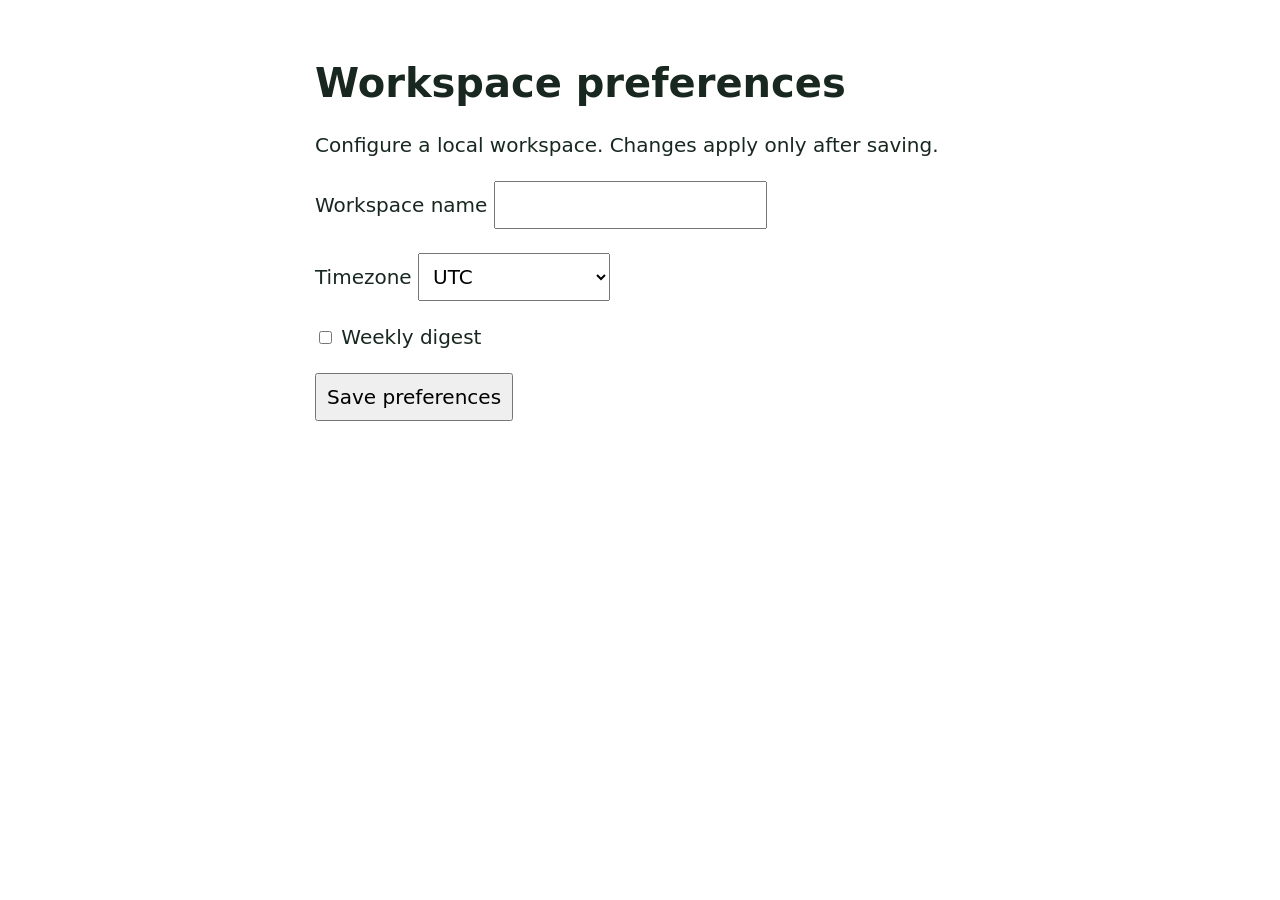
<file: benchmarks/pages/settings.html>
<!doctype html>
<html lang="en"><meta charset="utf-8"><title>Workspace preferences</title>
<style>body{max-width:650px;margin:60px auto;font:20px system-ui;color:#182820}label{display:block;margin:24px 0}input,select,button{font:inherit;padding:10px}button{cursor:pointer}output{display:block;margin-top:25px}</style>
<h1>Workspace preferences</h1><p>Configure a local workspace. Changes apply only after saving.</p>
<form id="preferences">
<label>Workspace name <input name="workspace" autocomplete="off"></label>
<label>Timezone <select name="timezone"><option>UTC</option><option>Asia/Singapore</option><option>Europe/Paris</option></select></label>
<label><input type="checkbox" name="digest"> Weekly digest</label>
<button>Save preferences</button>
</form><output id="confirmation" aria-live="polite"></output>
<script>
document.querySelector('form').addEventListener('submit',event=>{
  event.preventDefault();
  const data=new FormData(event.currentTarget);
  document.querySelector('output').textContent=`Saved workspace: ${data.get('workspace')}. Timezone: ${data.get('timezone')}. Weekly digest: ${data.has('digest')?'enabled':'disabled'}.`;
  document.title='Preferences saved';
});
</script></html>
</file>
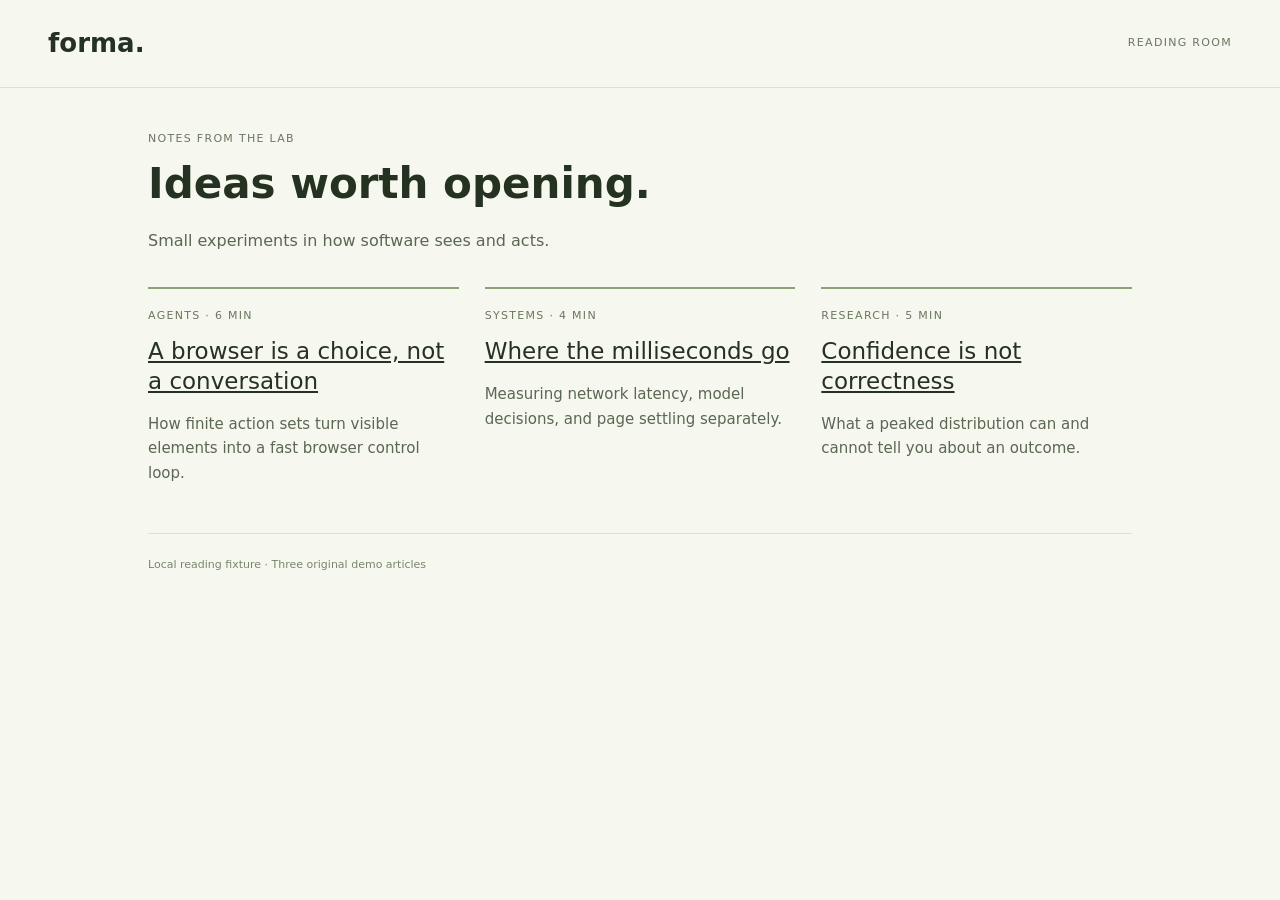
<file: fast_browser_use/static/fixture.html>
<!doctype html>
<html lang="en">
<head>
<meta charset="utf-8"><meta name="viewport" content="width=device-width,initial-scale=1">
<title>Forma · Reading room</title>
<style>
  *{box-sizing:border-box}body{margin:0;background:#f6f7ef;color:#263221;font:16px/1.65 system-ui,sans-serif}
  header{display:flex;align-items:center;justify-content:space-between;padding:22px 48px;border-bottom:1px solid #dce1d2}
  a{color:inherit}.logo{font-size:26px;font-weight:750;text-decoration:none}
  main{max-width:1080px;margin:auto;padding:42px 48px}h1{font-size:42px;line-height:1.15;margin:12px 0 20px}
  .edition,.article-tag{font-size:11px;letter-spacing:1.3px;color:#6b775f}
  p{color:#5a6752}.articles{display:grid;grid-template-columns:repeat(3,1fr);gap:26px;margin-top:32px}
  .article{border-top:2px solid #8da078;padding-top:18px}.article a{display:block;font-size:23px;line-height:1.3;margin:12px 0}
  .article p{font-size:15px}.article-content{max-width:690px}.article-content p{font-size:17px}
  .back{font:inherit;color:inherit;background:none;border:1px solid #b9c2ad;padding:8px 14px;cursor:pointer;margin-bottom:22px}
  footer{font-size:11px;color:#78866b;border-top:1px solid #dce1d2;padding-top:22px;margin-top:32px}
</style>
</head>
<body>
<header><a href="#reading" class="logo" id="home">forma.</a><span class="edition">READING ROOM</span></header>
<main id="content"></main>
<script>
      const root = document.getElementById("content");
      const articles = [
        {
          id: "choices",
          tag: "AGENTS · 6 MIN",
          title: "A browser is a choice, not a conversation",
          description:
            "How finite action sets turn visible elements into a fast browser control loop.",
        },
        {
          id: "latency",
          tag: "SYSTEMS · 4 MIN",
          title: "Where the milliseconds go",
          description:
            "Measuring network latency, model decisions, and page settling separately.",
        },
        {
          id: "uncertainty",
          tag: "RESEARCH · 5 MIN",
          title: "Confidence is not correctness",
          description:
            "What a peaked distribution can and cannot tell you about an outcome.",
        },
      ];
      function research() {
        document.title = "Forma · Reading room";
        root.innerHTML =
          '<div class="edition">NOTES FROM THE LAB</div><h1>Ideas worth opening.</h1><p>Small experiments in how software sees and acts.</p><div class="articles">' +
          articles
            .map(
              (a) =>
                `<article class="article"><div class="article-tag">${a.tag}</div><a href="#${a.id}" data-article="${a.id}">${a.title}</a><p>${a.description}</p></article>`,
            )
            .join("") +
          "</div><footer>Local reading fixture · Three original demo articles</footer>";
        root
          .querySelectorAll("[data-article]")
          .forEach((a) => (a.onclick = () => article(a.dataset.article)));
      }
      function article(id) {
        const a = articles.find((a) => a.id === id);
        document.title = a.title + " · Forma";
        root.innerHTML = `<button type="button" class="back" id="back">← Reading room</button><div class="article-content"><div class="edition">${a.tag}</div><h1>${a.title}</h1><p>${a.description}</p>${id === "choices" ? "<p>Observe the browser’s accessibility tree. Enumerate the actions that are actually available. Ask a choice model for the next action, execute it, then observe again.</p><p>Links, buttons, checkboxes, and dropdown values already form a finite vocabulary. Text fields need a separate value generator. The model chooses the field; a small language model supplies the words.</p><p>Freshness is part of correctness. Bind every decision to its observed page state. If the page changes before execution, discard the decision and observe again.</p>" : "<p>Measure the complete loop against an observable result. A valid action and a confident decision do not by themselves prove that the task succeeded.</p>"}</div><footer>End of article · Local demo content</footer>`;
        document.getElementById("back").onclick = research;
      }
      document.getElementById("home").onclick = research;
      research();
</script>
</body>
</html>
</file>
